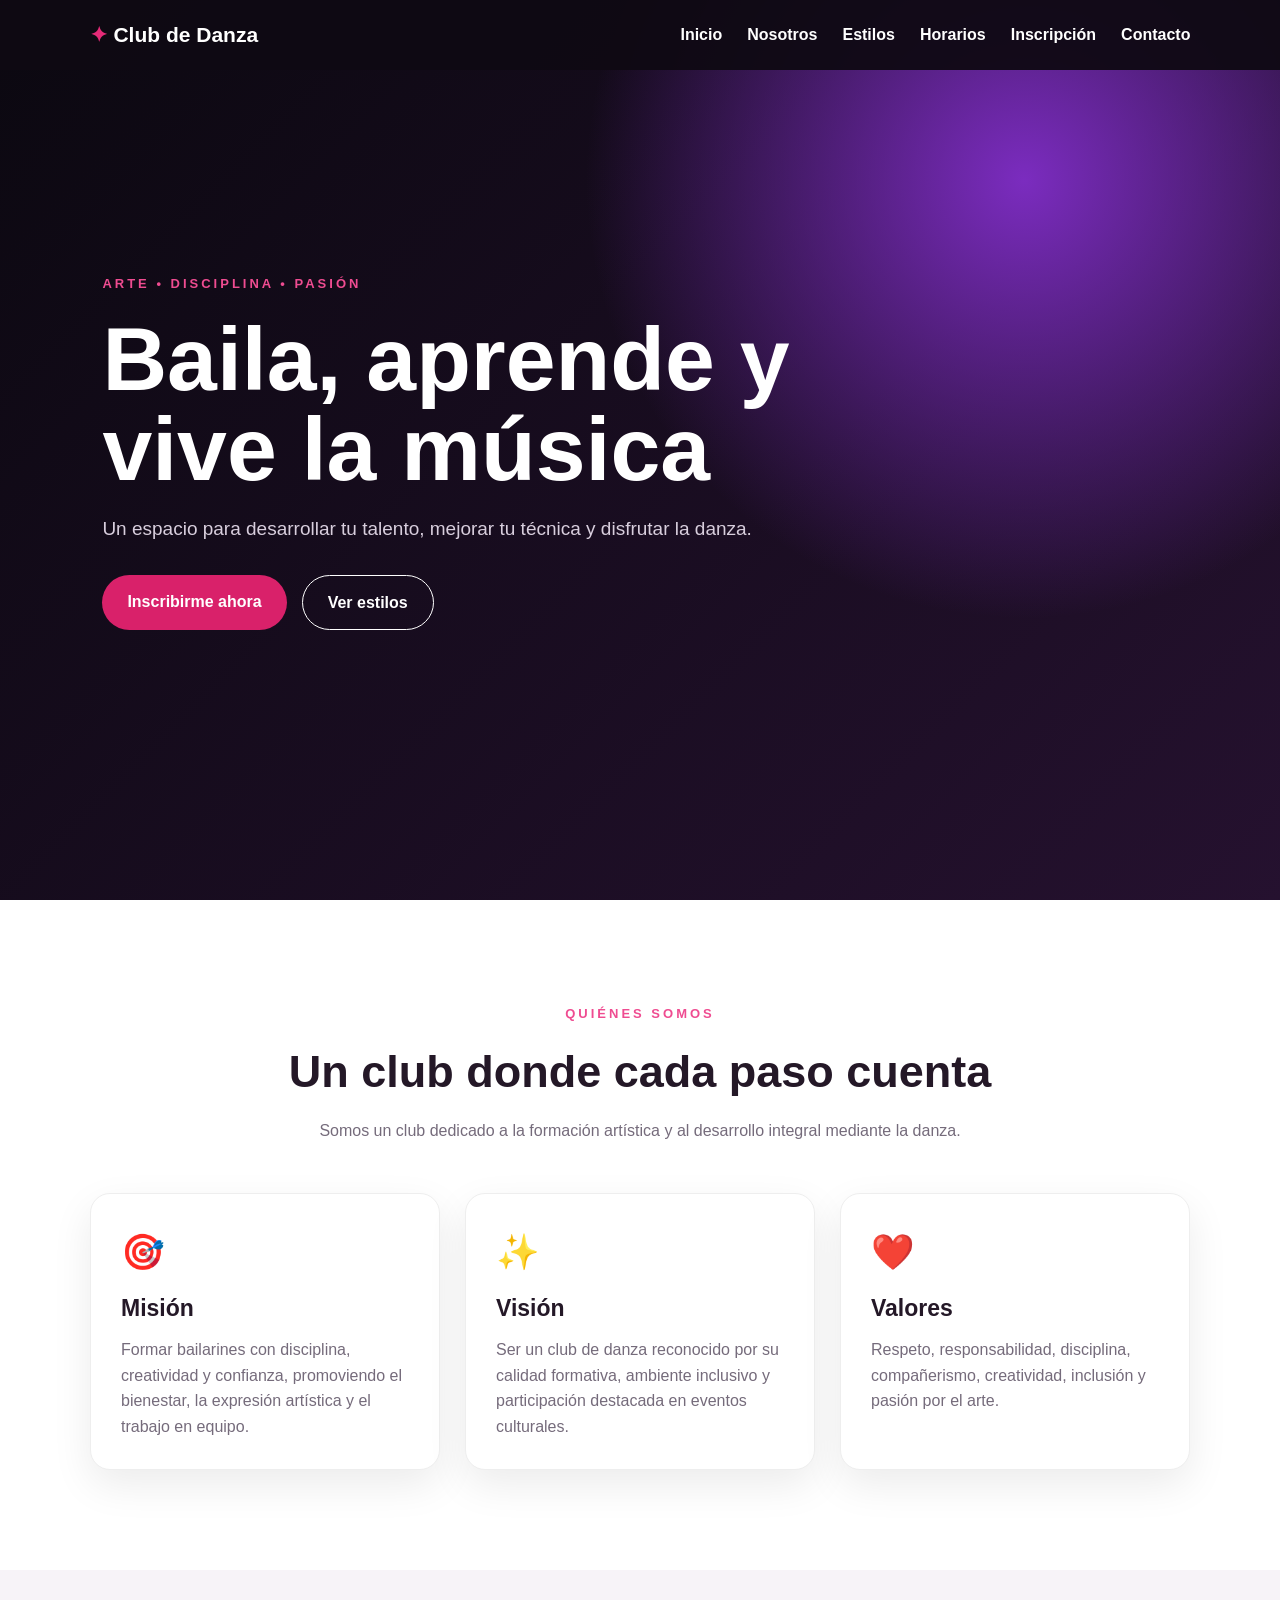
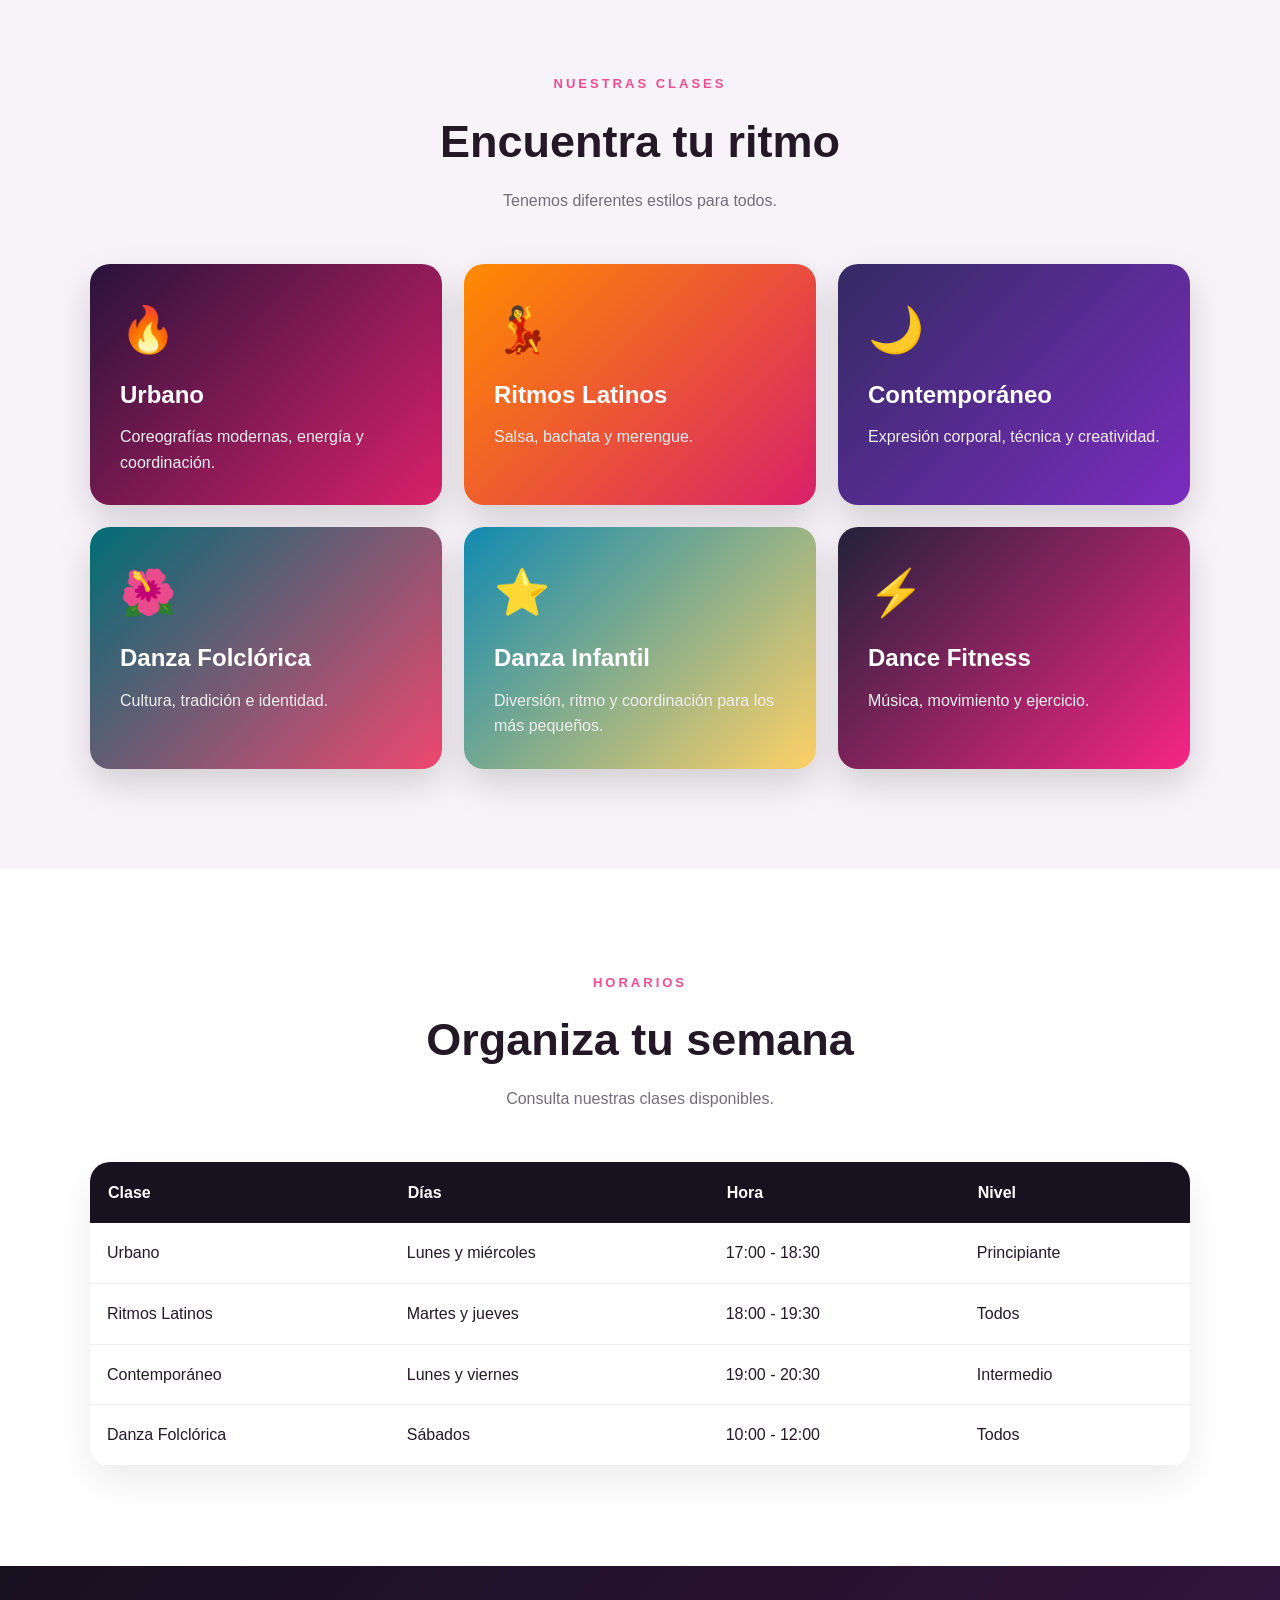
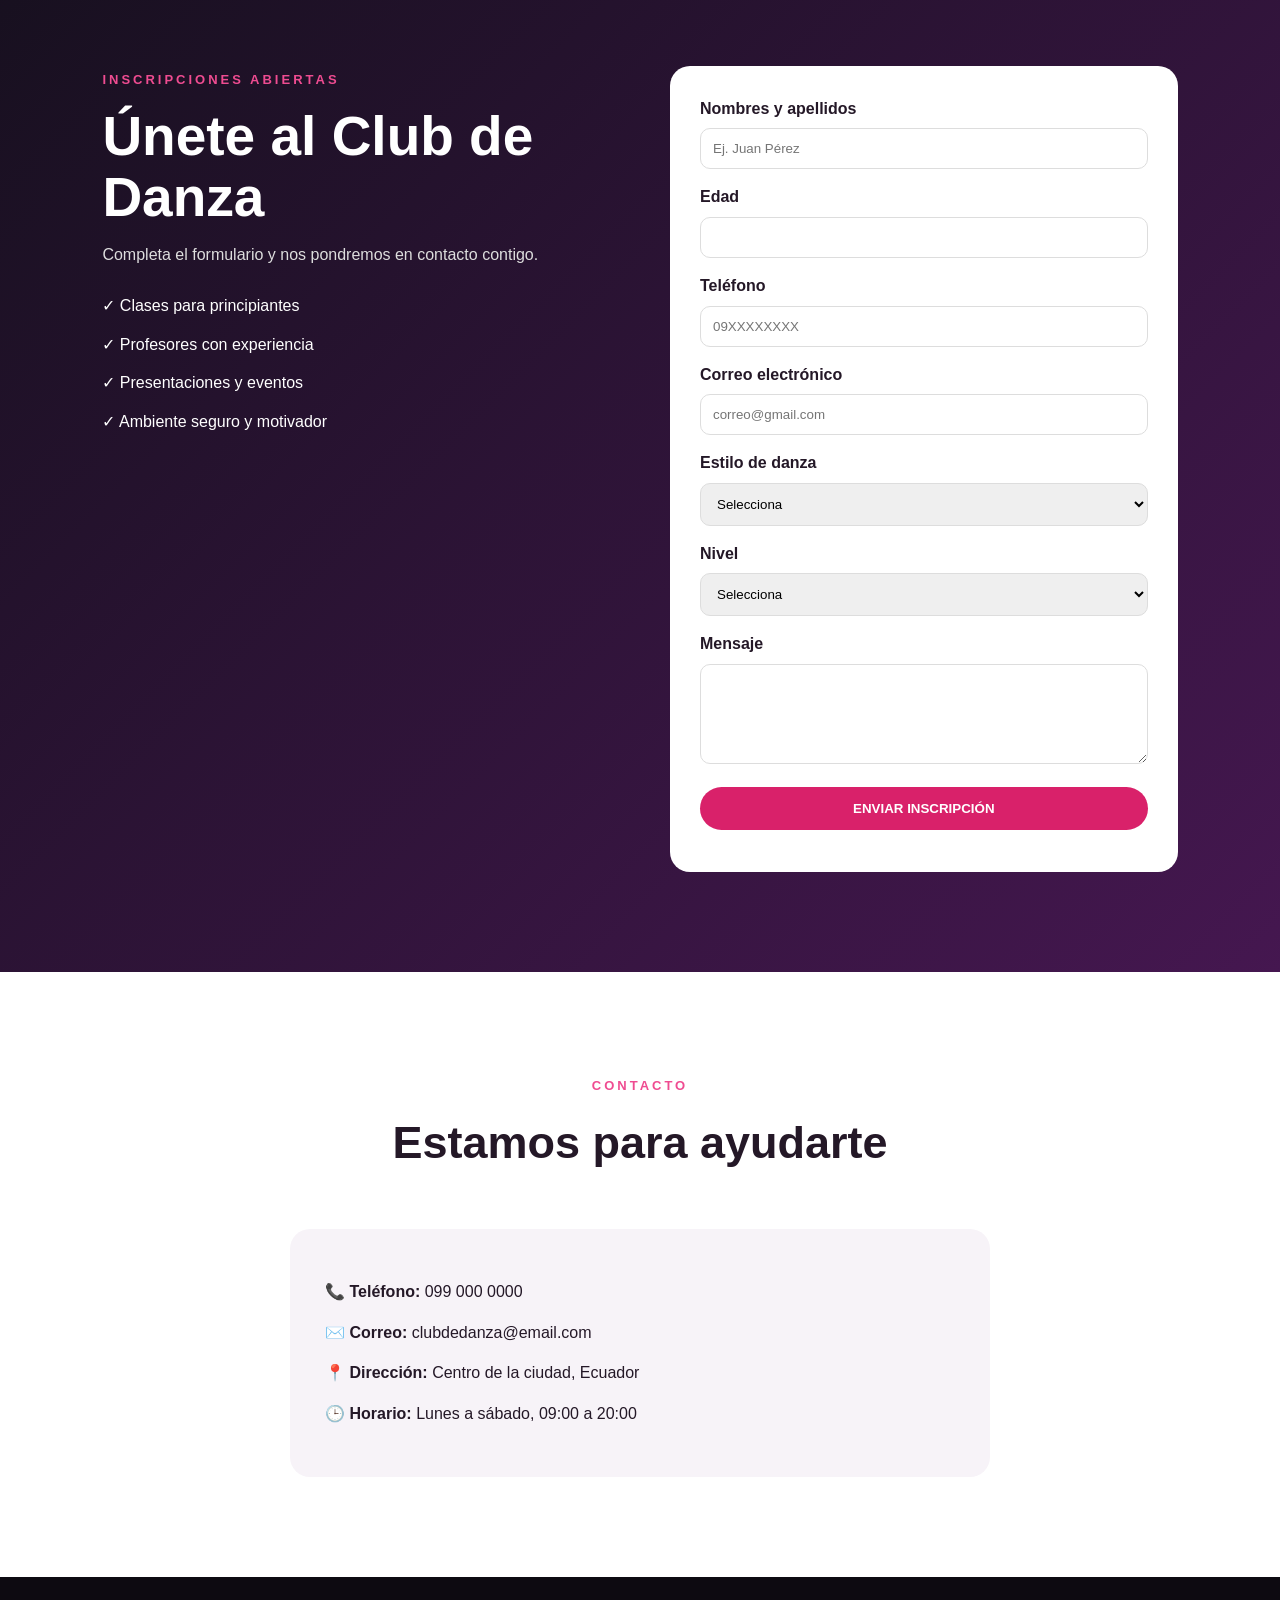
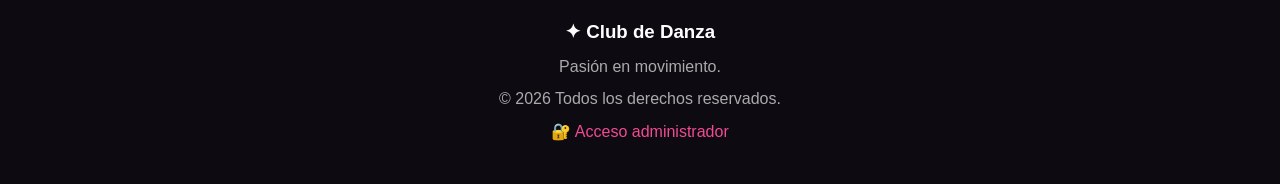
<file: index.html>
<!DOCTYPE html>
<html lang="es">
<head>
    <meta charset="UTF-8">
    <meta name="viewport" content="width=device-width, initial-scale=1.0">
    <title>Club de Danza | Pasión en Movimiento</title>
    <link rel="stylesheet" href="styles.css">
</head>

<body>

<header>
    <div class="logo">
        ✦ <span id="siteName">Club de Danza</span>
    </div>

    <button class="menu-btn" onclick="toggleMenu()">☰</button>

    <nav id="nav">
        <a href="#inicio">Inicio</a>
        <a href="#nosotros">Nosotros</a>
        <a href="#estilos">Estilos</a>
        <a href="#horarios">Horarios</a>
        <a href="#inscripcion">Inscripción</a>
        <a href="#contacto">Contacto</a>
    </nav>
</header>


<!-- INICIO -->
<section class="hero" id="inicio">

    <div class="hero-content">

        <span>ARTE • DISCIPLINA • PASIÓN</span>

        <h1 id="heroTitle">
            Baila, aprende y vive la música
        </h1>

        <p id="heroText">
            Un espacio para desarrollar tu talento,
            mejorar tu técnica y disfrutar la danza.
        </p>

        <div class="buttons">
            <a href="#inscripcion" class="btn">
                Inscribirme ahora
            </a>

            <a href="#estilos" class="btn secondary">
                Ver estilos
            </a>
        </div>

    </div>

</section>


<!-- NOSOTROS -->
<section class="section" id="nosotros">

    <div class="section-title">
        <span>QUIÉNES SOMOS</span>

        <h2>
            Un club donde cada paso cuenta
        </h2>

        <p id="aboutText">
            Somos un club dedicado a la formación artística
            y al desarrollo integral mediante la danza.
        </p>
    </div>


    <div class="cards">

        <div class="card">
            <div class="icon">🎯</div>

            <h3>Misión</h3>

            <p id="missionText">
                Formar bailarines con disciplina,
                creatividad y confianza, promoviendo
                el bienestar, la expresión artística
                y el trabajo en equipo.
            </p>
        </div>


        <div class="card">
            <div class="icon">✨</div>

            <h3>Visión</h3>

            <p id="visionText">
                Ser un club de danza reconocido
                por su calidad formativa, ambiente
                inclusivo y participación destacada
                en eventos culturales.
            </p>
        </div>


        <div class="card">
            <div class="icon">❤️</div>

            <h3>Valores</h3>

            <p id="valuesText">
                Respeto, responsabilidad, disciplina,
                compañerismo, creatividad, inclusión
                y pasión por el arte.
            </p>
        </div>

    </div>

</section>


<!-- ESTILOS -->
<section class="section gray" id="estilos">

    <div class="section-title">

        <span>NUESTRAS CLASES</span>

        <h2>
            Encuentra tu ritmo
        </h2>

        <p>
            Tenemos diferentes estilos para todos.
        </p>

    </div>


    <div class="dance-grid">

        <div class="dance-card urbano">
            <div>🔥</div>
            <h3>Urbano</h3>
            <p>
                Coreografías modernas,
                energía y coordinación.
            </p>
        </div>


        <div class="dance-card latino">
            <div>💃</div>
            <h3>Ritmos Latinos</h3>
            <p>
                Salsa, bachata y merengue.
            </p>
        </div>


        <div class="dance-card contemporaneo">
            <div>🌙</div>
            <h3>Contemporáneo</h3>
            <p>
                Expresión corporal,
                técnica y creatividad.
            </p>
        </div>


        <div class="dance-card folklore">
            <div>🌺</div>
            <h3>Danza Folclórica</h3>
            <p>
                Cultura, tradición e identidad.
            </p>
        </div>


        <div class="dance-card infantil">
            <div>⭐</div>
            <h3>Danza Infantil</h3>
            <p>
                Diversión, ritmo y coordinación
                para los más pequeños.
            </p>
        </div>


        <div class="dance-card fitness">
            <div>⚡</div>
            <h3>Dance Fitness</h3>
            <p>
                Música, movimiento y ejercicio.
            </p>
        </div>

    </div>

</section>


<!-- HORARIOS -->
<section class="section" id="horarios">

    <div class="section-title">

        <span>HORARIOS</span>

        <h2>
            Organiza tu semana
        </h2>

        <p>
            Consulta nuestras clases disponibles.
        </p>

    </div>


    <div class="table-container">

        <table>

            <thead>
                <tr>
                    <th>Clase</th>
                    <th>Días</th>
                    <th>Hora</th>
                    <th>Nivel</th>
                </tr>
            </thead>

            <tbody id="scheduleBody"></tbody>

        </table>

    </div>

</section>


<!-- INSCRIPCION -->
<section class="registration" id="inscripcion">

    <div class="registration-text">

        <span>INSCRIPCIONES ABIERTAS</span>

        <h2>
            Únete al Club de Danza
        </h2>

        <p>
            Completa el formulario y nos pondremos
            en contacto contigo.
        </p>

        <ul>
            <li>✓ Clases para principiantes</li>
            <li>✓ Profesores con experiencia</li>
            <li>✓ Presentaciones y eventos</li>
            <li>✓ Ambiente seguro y motivador</li>
        </ul>

    </div>


    <form id="registrationForm">

        <label>
            Nombres y apellidos
            <input
                type="text"
                name="name"
                required
                placeholder="Ej. Juan Pérez">
        </label>


        <label>
            Edad
            <input
                type="number"
                name="age"
                required
                min="5"
                max="100">
        </label>


        <label>
            Teléfono
            <input
                type="tel"
                name="phone"
                required
                placeholder="09XXXXXXXX">
        </label>


        <label>
            Correo electrónico
            <input
                type="email"
                name="email"
                required
                placeholder="correo@gmail.com">
        </label>


        <label>
            Estilo de danza

            <select name="dance" required>

                <option value="">
                    Selecciona
                </option>

                <option>Urbano</option>
                <option>Ritmos Latinos</option>
                <option>Contemporáneo</option>
                <option>Danza Folclórica</option>
                <option>Danza Infantil</option>
                <option>Dance Fitness</option>

            </select>

        </label>


        <label>
            Nivel

            <select name="level" required>

                <option value="">
                    Selecciona
                </option>

                <option>Principiante</option>
                <option>Intermedio</option>
                <option>Avanzado</option>

            </select>

        </label>


        <label>
            Mensaje

            <textarea
                name="message"
                placeholder="Cuéntanos algo...">
            </textarea>

        </label>


        <button type="submit">
            ENVIAR INSCRIPCIÓN
        </button>

        <p id="formMessage"></p>

    </form>

</section>


<!-- CONTACTO -->
<section class="section" id="contacto">

    <div class="section-title">

        <span>CONTACTO</span>

        <h2>
            Estamos para ayudarte
        </h2>

    </div>


    <div class="contact">

        <p>
            📞 <strong>Teléfono:</strong>
            <span id="contactPhone">
                099 000 0000
            </span>
        </p>

        <p>
            ✉️ <strong>Correo:</strong>
            <span id="contactEmail">
                clubdedanza@email.com
            </span>
        </p>

        <p>
            📍 <strong>Dirección:</strong>
            <span id="contactAddress">
                Ecuador
            </span>
        </p>

        <p>
            🕒 <strong>Horario:</strong>
            <span id="contactHours">
                Lunes a sábado
            </span>
        </p>

    </div>

</section>


<footer>

    <h3>
        ✦ <span id="footerSiteName">
            Club de Danza
        </span>
    </h3>

    <p>
        Pasión en movimiento.
    </p>

    <p>
        © <span id="year"></span>
        Todos los derechos reservados.
    </p>

    <a href="admin.html">
        🔐 Acceso administrador
    </a>

</footer>


<script src="app.js"></script>

</body>
</html>
</file>
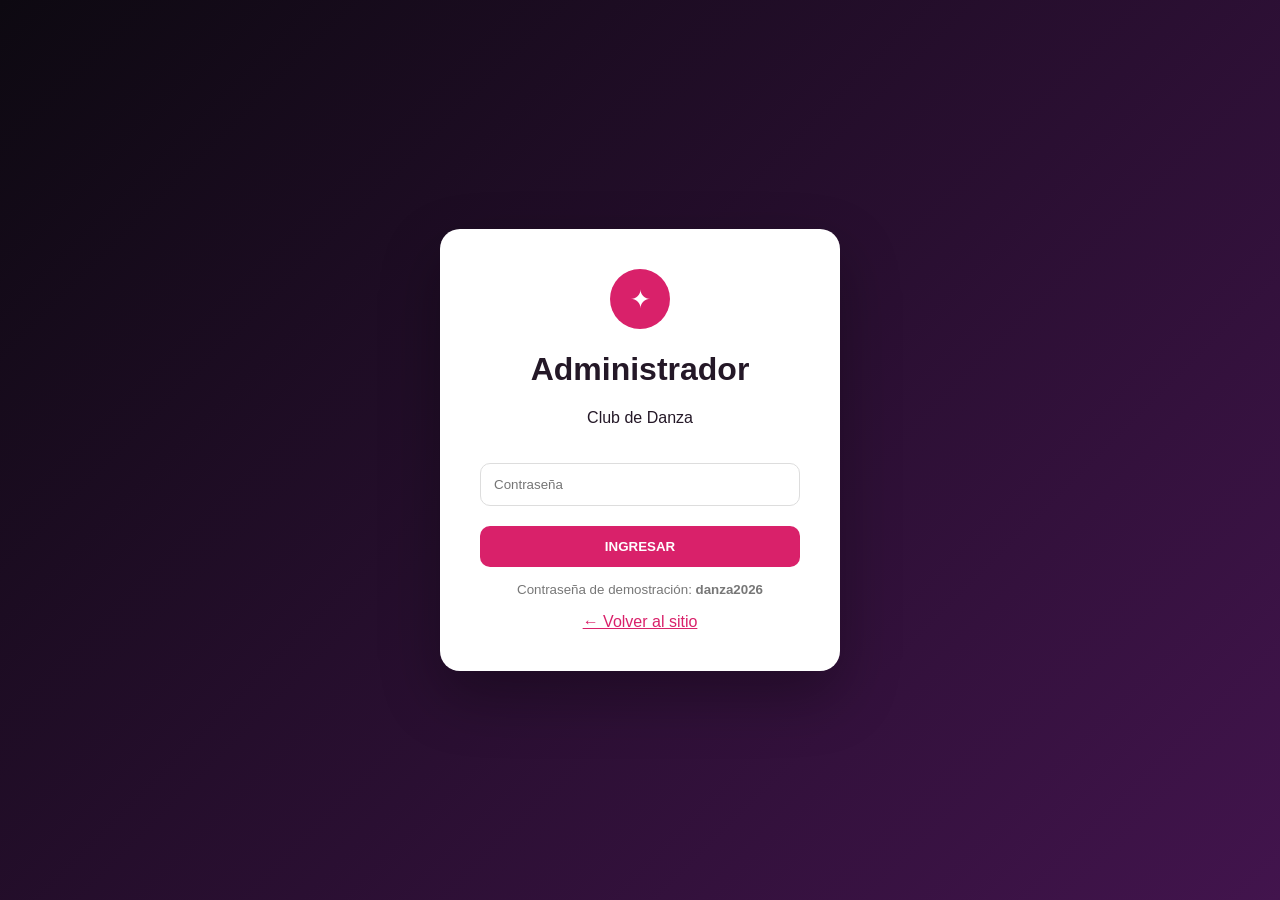
<file: admin.html>
<!DOCTYPE html>
<html lang="es">

<head>

    <meta charset="UTF-8">

    <meta
        name="viewport"
        content="width=device-width, initial-scale=1.0">

    <title>Administrador | Club de Danza</title>

    <link rel="stylesheet" href="admin.css">

</head>


<body>


<!-- LOGIN -->

<div id="login">

    <div class="login-box">

        <div class="logo-admin">
            ✦
        </div>

        <h1>
            Administrador
        </h1>

        <p>
            Club de Danza
        </p>


        <form id="loginForm">

            <input
                type="password"
                id="password"
                placeholder="Contraseña"
                required>


            <button>
                INGRESAR
            </button>


            <small>
                Contraseña de demostración:
                <b>danza2026</b>
            </small>

            <p id="loginError"></p>

        </form>


        <a href="index.html">
            ← Volver al sitio
        </a>

    </div>

</div>


<!-- ADMIN -->

<div id="adminPanel" class="hidden">

    <aside>

        <h2>
            ✦ Danza Admin
        </h2>


        <button onclick="mostrarSeccion('contenido')">
            📝 Contenido
        </button>


        <button onclick="mostrarSeccion('horarios')">
            🕒 Horarios
        </button>


        <button onclick="mostrarSeccion('inscritos')">
            👥 Inscritos
        </button>


        <a href="index.html">
            🌐 Ver página
        </a>


        <button onclick="cerrarSesion()">
            🚪 Cerrar sesión
        </button>

    </aside>


    <main>

        <h1>
            Panel de administración
        </h1>


        <!-- CONTENIDO -->

        <section id="contenido">

            <div class="panel">

                <h2>
                    Editar página
                </h2>


                <label>
                    Nombre del club

                    <input id="aSiteName">

                </label>


                <label>
                    Título principal

                    <input id="aHeroTitle">

                </label>


                <label>
                    Texto principal

                    <textarea id="aHeroText"></textarea>

                </label>


                <label>
                    Quiénes somos

                    <textarea id="aAboutText"></textarea>

                </label>


                <label>
                    Misión

                    <textarea id="aMissionText"></textarea>

                </label>


                <label>
                    Visión

                    <textarea id="aVisionText"></textarea>

                </label>


                <label>
                    Valores

                    <textarea id="aValuesText"></textarea>

                </label>


                <h3>
                    Información de contacto
                </h3>


                <label>
                    Teléfono

                    <input id="aPhone">

                </label>


                <label>
                    Correo

                    <input id="aEmail">

                </label>


                <label>
                    Dirección

                    <input id="aAddress">

                </label>


                <label>
                    Horario de atención

                    <input id="aHours">

                </label>


                <button onclick="guardarContenido()">
                    💾 GUARDAR CAMBIOS
                </button>


                <p id="saveMessage"></p>

            </div>

        </section>


        <!-- HORARIOS -->

        <section
            id="horarios"
            class="hidden">

            <div class="panel">

                <h2>
                    Administrar horarios
                </h2>


                <button onclick="agregarHorario()">
                    + Agregar horario
                </button>


                <div id="listaHorarios"></div>


                <button onclick="guardarHorarios()">
                    💾 Guardar horarios
                </button>

            </div>

        </section>


        <!-- INSCRITOS -->

        <section
            id="inscritos"
            class="hidden">

            <div class="panel">

                <h2>
                    Personas inscritas
                </h2>


                <button onclick="exportarCSV()">
                    📥 Exportar CSV
                </button>


                <div class="table">

                    <table>

                        <thead>

                            <tr>

                                <th>
                                    Nombre
                                </th>

                                <th>
                                    Edad
                                </th>

                                <th>
                                    Teléfono
                                </th>

                                <th>
                                    Correo
                                </th>

                                <th>
                                    Danza
                                </th>

                                <th>
                                    Nivel
                                </th>

                                <th>
                                    Acción
                                </th>

                            </tr>

                        </thead>


                        <tbody
                            id="listaInscritos">
                        </tbody>

                    </table>

                </div>

            </div>

        </section>

    </main>

</div>


<script src="admin.js"></script>

</body>

</html>
</file>
<file: styles.css>
* {
    margin: 0;
    padding: 0;
    box-sizing: border-box;
}

html {
    scroll-behavior: smooth;
}

body {
    font-family: Arial, sans-serif;
    color: #241827;
    background: white;
    line-height: 1.6;
}


/* HEADER */

header {
    position: fixed;
    top: 0;
    width: 100%;
    height: 70px;

    display: flex;
    justify-content: space-between;
    align-items: center;

    padding: 0 7%;

    background: rgba(15, 10, 20, .95);

    z-index: 1000;
}

.logo {
    color: white;
    font-size: 21px;
    font-weight: bold;
}

.logo:first-letter {
    color: #e52b78;
}

nav {
    display: flex;
    gap: 25px;
}

nav a {
    color: white;
    text-decoration: none;
    font-weight: bold;
}

nav a:hover {
    color: #ed4d92;
}

.menu-btn {
    display: none;
    color: white;
    background: none;
    border: none;
    font-size: 25px;
}


/* HERO */

.hero {
    min-height: 100vh;

    display: flex;
    align-items: center;

    padding: 100px 8%;

    color: white;

    background:
        radial-gradient(
            circle at 80% 20%,
            #7b2cbf,
            transparent 35%
        ),
        linear-gradient(
            135deg,
            #0b0810,
            #25112f
        );
}

.hero-content {
    max-width: 800px;
}

.hero-content > span,
.registration-text > span,
.section-title > span {
    color: #ef4c91;
    font-weight: bold;
    letter-spacing: 3px;
    font-size: 13px;
}

.hero h1 {
    font-size: clamp(45px, 7vw, 90px);
    line-height: 1;
    margin: 20px 0;
}

.hero p {
    font-size: 19px;
    color: #d8cedd;
    max-width: 650px;
}

.buttons {
    display: flex;
    gap: 15px;
    margin-top: 30px;
}

.btn {
    display: inline-block;
    padding: 14px 25px;

    background: #d9216a;
    color: white;

    border-radius: 30px;
    text-decoration: none;

    font-weight: bold;
}

.btn.secondary {
    background: transparent;
    border: 1px solid white;
}


/* SECCIONES */

.section {
    padding: 100px 7%;
}

.gray {
    background: #f7f3f8;
}

.section-title {
    max-width: 750px;
    text-align: center;
    margin: 0 auto 50px;
}

.section-title h2 {
    font-size: 45px;
    margin: 10px 0;
}

.section-title p {
    color: #756b7b;
}


/* MISION */

.cards {
    max-width: 1100px;
    margin: auto;

    display: grid;
    grid-template-columns: repeat(3, 1fr);
    gap: 25px;
}

.card {
    padding: 30px;

    border: 1px solid #eee;

    border-radius: 20px;

    background: white;

    box-shadow: 0 15px 40px rgba(0,0,0,.08);
}

.card .icon {
    font-size: 35px;
}

.card h3 {
    margin: 10px 0;
    font-size: 23px;
}

.card p {
    color: #756b7b;
}


/* ESTILOS */

.dance-grid {
    max-width: 1100px;
    margin: auto;

    display: grid;
    grid-template-columns: repeat(3, 1fr);

    gap: 22px;
}

.dance-card {
    min-height: 230px;

    padding: 30px;

    border-radius: 20px;

    color: white;

    box-shadow: 0 15px 35px rgba(0,0,0,.15);
}

.dance-card div {
    font-size: 45px;
}

.dance-card h3 {
    font-size: 24px;
    margin: 10px 0;
}

.dance-card p {
    color: #eee;
}

.urbano {
    background: linear-gradient(135deg,#29133b,#d9216a);
}

.latino {
    background: linear-gradient(135deg,#ff8b00,#d9216a);
}

.contemporaneo {
    background: linear-gradient(135deg,#332b63,#7b2cbf);
}

.folklore {
    background: linear-gradient(135deg,#006d77,#ef476f);
}

.infantil {
    background: linear-gradient(135deg,#118ab2,#ffd166);
}

.fitness {
    background: linear-gradient(135deg,#22223b,#f72585);
}


/* TABLA */

.table-container {
    max-width: 1100px;
    margin: auto;

    overflow-x: auto;

    border-radius: 20px;

    box-shadow: 0 15px 40px rgba(0,0,0,.08);
}

table {
    width: 100%;
    border-collapse: collapse;
    min-width: 650px;
}

th {
    background: #18111f;
    color: white;
    padding: 18px;
    text-align: left;
}

td {
    padding: 17px;
    border-bottom: 1px solid #eee;
}


/* INSCRIPCION */

.registration {
    padding: 100px 8%;

    display: grid;
    grid-template-columns: 1fr 1fr;
    gap: 60px;

    background:
        linear-gradient(
            135deg,
            #17101f,
            #451750
        );

    color: white;
}

.registration-text h2 {
    font-size: 55px;
    line-height: 1.1;
    margin: 15px 0;
}

.registration-text p {
    color: #ddd;
}

.registration-text ul {
    list-style: none;
    margin-top: 25px;
}

.registration-text li {
    margin: 13px 0;
}


/* FORMULARIO */

form {
    background: white;
    color: #241827;

    padding: 30px;

    border-radius: 20px;
}

form label {
    display: block;

    margin-bottom: 15px;

    font-weight: bold;
}

input,
select,
textarea {
    width: 100%;

    padding: 12px;

    margin-top: 7px;

    border: 1px solid #ddd;

    border-radius: 10px;

    outline: none;
}

textarea {
    resize: vertical;
    min-height: 100px;
}

form button {
    width: 100%;

    padding: 14px;

    border: none;

    border-radius: 30px;

    background: #d9216a;

    color: white;

    font-weight: bold;

    cursor: pointer;
}

form button:hover {
    background: #b81858;
}

#formMessage {
    color: green;
    text-align: center;
    font-weight: bold;
    margin-top: 12px;
}


/* CONTACTO */

.contact {
    max-width: 700px;
    margin: auto;

    background: #f7f3f8;

    padding: 35px;

    border-radius: 20px;
}

.contact p {
    margin: 15px 0;
}


/* FOOTER */

footer {
    background: #0d0a11;
    color: white;

    text-align: center;

    padding: 40px;
}

footer p {
    color: #aaa;
    margin: 7px;
}

footer a {
    color: #ef4c91;
    text-decoration: none;
}


/* RESPONSIVE */

@media(max-width: 850px) {

    .menu-btn {
        display: block;
    }

    nav {
        display: none;

        position: absolute;

        top: 70px;
        left: 0;

        width: 100%;

        padding: 20px;

        background: #17101f;

        flex-direction: column;
    }

    nav.active {
        display: flex;
    }

    .cards,
    .dance-grid,
    .registration {
        grid-template-columns: 1fr;
    }

    .registration-text h2 {
        font-size: 42px;
    }
}

@media(max-width: 500px) {

    .hero h1 {
        font-size: 48px;
    }

    .section-title h2 {
        font-size: 35px;
    }

    .buttons {
        flex-direction: column;
    }

    .btn {
        text-align: center;
    }
}
</file>
<file: admin.css>
* {
    box-sizing: border-box;
}

body {
    margin: 0;

    font-family: Arial, sans-serif;

    background: #f5f2f7;

    color: #241827;
}


/* LOGIN */

#login {
    min-height: 100vh;

    display: grid;
    place-items: center;

    background:
        linear-gradient(
            135deg,
            #0d0911,
            #42144d
        );
}

.login-box {
    width: 400px;
    max-width: 90%;

    padding: 40px;

    background: white;

    border-radius: 20px;

    text-align: center;

    box-shadow:
        0 25px 60px rgba(0,0,0,.3);
}

.logo-admin {
    width: 60px;
    height: 60px;

    margin: auto;

    display: grid;
    place-items: center;

    border-radius: 50%;

    background: #d9216a;

    color: white;

    font-size: 25px;
}

.login-box input {
    width: 100%;

    padding: 13px;

    margin: 20px 0;

    border: 1px solid #ddd;

    border-radius: 10px;
}

.login-box button {
    width: 100%;

    padding: 13px;

    border: none;

    border-radius: 10px;

    background: #d9216a;

    color: white;

    font-weight: bold;

    cursor: pointer;
}

.login-box small {
    display: block;

    margin: 15px;

    color: #777;
}

.login-box a {
    color: #d9216a;
}


/* ADMIN */

.hidden {
    display: none !important;
}

#adminPanel {
    min-height: 100vh;

    display: grid;

    grid-template-columns: 250px 1fr;
}


/* SIDEBAR */

aside {
    background: #17101f;

    color: white;

    padding: 30px 20px;
}

aside h2 {
    margin-bottom: 30px;
}

aside button,
aside a {
    width: 100%;

    display: block;

    padding: 13px;

    margin: 7px 0;

    border: none;

    border-radius: 10px;

    background: transparent;

    color: #ddd;

    text-align: left;

    text-decoration: none;

    cursor: pointer;
}

aside button:hover,
aside a:hover {
    background: #302039;
}


/* MAIN */

main {
    padding: 40px;
}

.panel {
    background: white;

    padding: 30px;

    margin-top: 25px;

    border-radius: 20px;

    box-shadow:
        0 10px 30px rgba(0,0,0,.06);
}

.panel label {
    display: block;

    font-weight: bold;

    margin: 15px 0;
}

.panel input,
.panel textarea {
    display: block;

    width: 100%;

    padding: 12px;

    margin-top: 7px;

    border: 1px solid #ddd;

    border-radius: 10px;
}

.panel textarea {
    min-height: 90px;
}

.panel > button {
    padding: 12px 20px;

    border: none;

    border-radius: 10px;

    background: #d9216a;

    color: white;

    font-weight: bold;

    cursor: pointer;

    margin-top: 15px;
}

#saveMessage {
    color: green;

    font-weight: bold;
}


/* HORARIOS */

.horario-item {
    display: grid;

    grid-template-columns:
        1fr 1fr 1fr 1fr auto;

    gap: 10px;

    margin: 15px 0;

    padding: 15px;

    background: #f6f2f7;

    border-radius: 10px;
}

.horario-item input {
    margin: 0;
}


/* TABLA */

.table {
    overflow-x: auto;

    margin-top: 20px;
}

table {
    width: 100%;

    border-collapse: collapse;

    min-width: 900px;
}

th {
    background: #17101f;

    color: white;

    padding: 15px;

    text-align: left;
}

td {
    padding: 12px;

    border-bottom: 1px solid #ddd;
}

.delete {
    background: #d9216a;

    color: white;

    border: none;

    padding: 7px 10px;

    border-radius: 7px;

    cursor: pointer;
}


/* RESPONSIVE */

@media(max-width:800px) {

    #adminPanel {
        grid-template-columns: 1fr;
    }

    aside {
        min-height: auto;
    }

    main {
        padding: 20px;
    }

    .horario-item {
        grid-template-columns: 1fr;
    }
}
</file>
